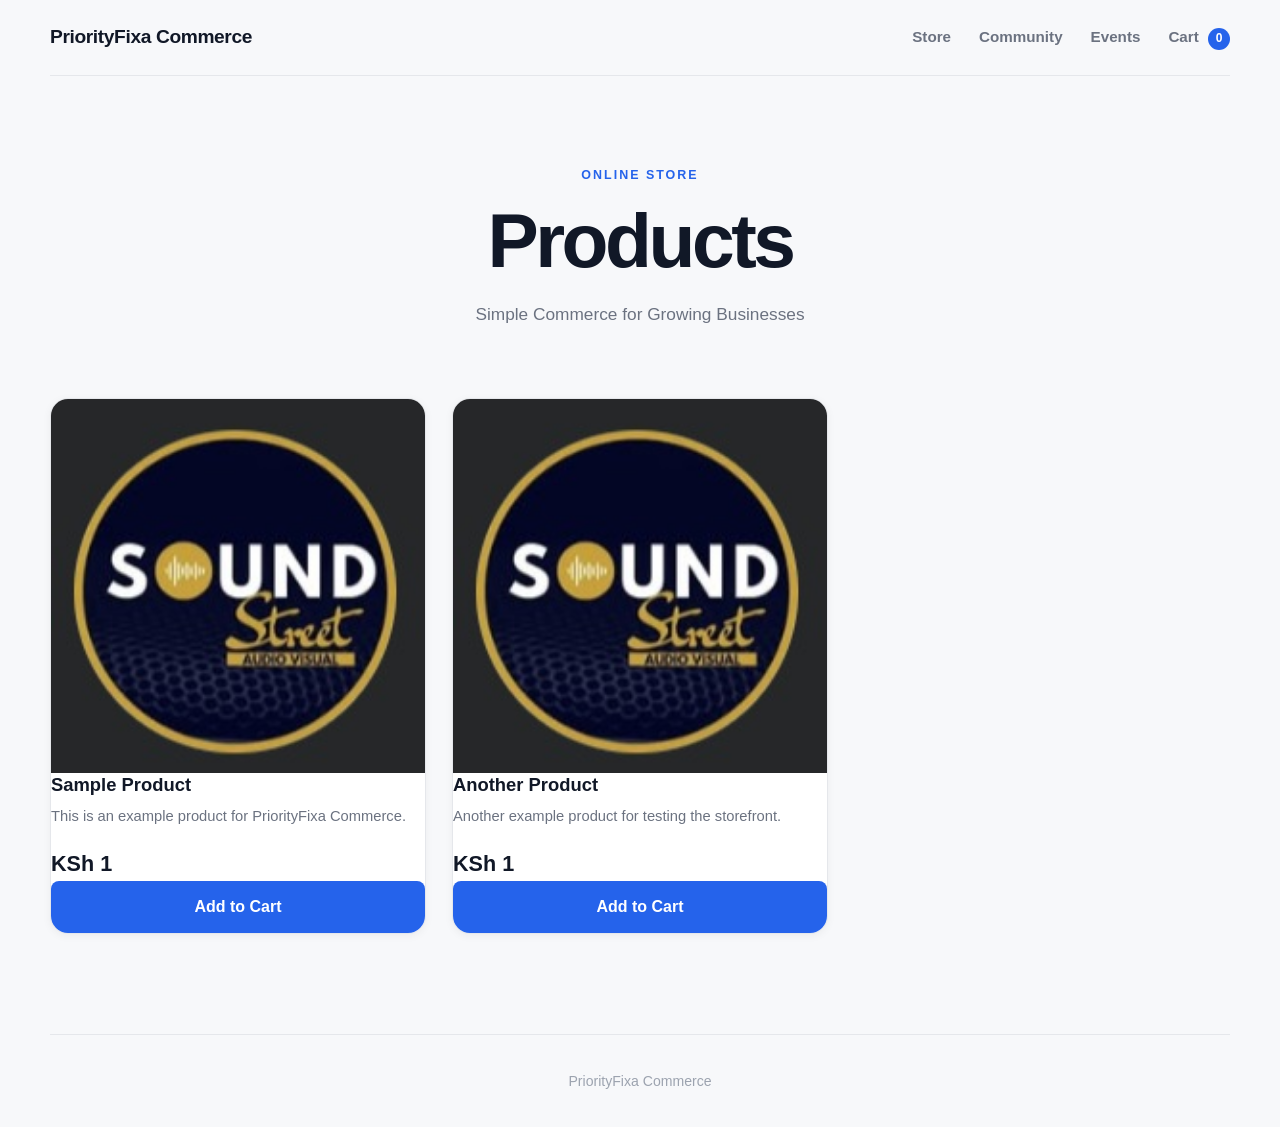
<file: frontend/index.html>
<!DOCTYPE html>
<html lang="en">

<head>

    <meta charset="UTF-8">

    <meta
        name="viewport"
        content="width=device-width, initial-scale=1.0"
    >

    <title>PriorityFixa Commerce</title>

    <link
        rel="stylesheet"
        href="css/style.css"
    >

    <!-- =========================
         CONFIGURATION
    ========================== -->

    <script src="config/business.js"></script>
    <script src="config/branding.js"></script>

    <!-- =========================
         STOREFRONT DATA
    ========================== -->

       <script src="js/products.js"></script>
    <script src="js/cart.js"></script>
    <script src="js/storefront.js"></script>

</head>


<body>

    <!-- =========================
         HEADER
    ========================== -->

    <header class="site-header">

        <a
            href="index.html"
            class="brand"
        >
            <span id="business-name">
                PriorityFixa Commerce
            </span>
        </a>


        <nav class="main-nav">

            <a href="index.html">
                Store
            </a>

            <a href="community.html">
                Community
            </a>

            <a href="events.html">
                Events
            </a>

            <a href="cart.html">
                Cart
                <span id="cart-count">0</span>
            </a>

        </nav>

    </header>


    <!-- =========================
         MAIN STOREFRONT
    ========================== -->

    <main>

        <section class="store-hero">

            <p class="eyebrow">
                ONLINE STORE
            </p>

            <h1 id="store-title">
                Products
            </h1>

            <p id="store-tagline">
                Simple Commerce for Growing Businesses
            </p>

        </section>


        <!-- =========================
             PRODUCTS
        ========================== -->

        <section class="products-section">

            <div
                id="product-grid"
                class="product-grid"
            >
                <!-- Products inserted by JavaScript -->
            </div>

        </section>

    </main>


    <!-- =========================
         FOOTER
    ========================== -->

    <footer class="site-footer">

        <p>
            <span id="footer-business-name">
                PriorityFixa Commerce
            </span>
        </p>

    </footer>

</body>

</html>
</file>
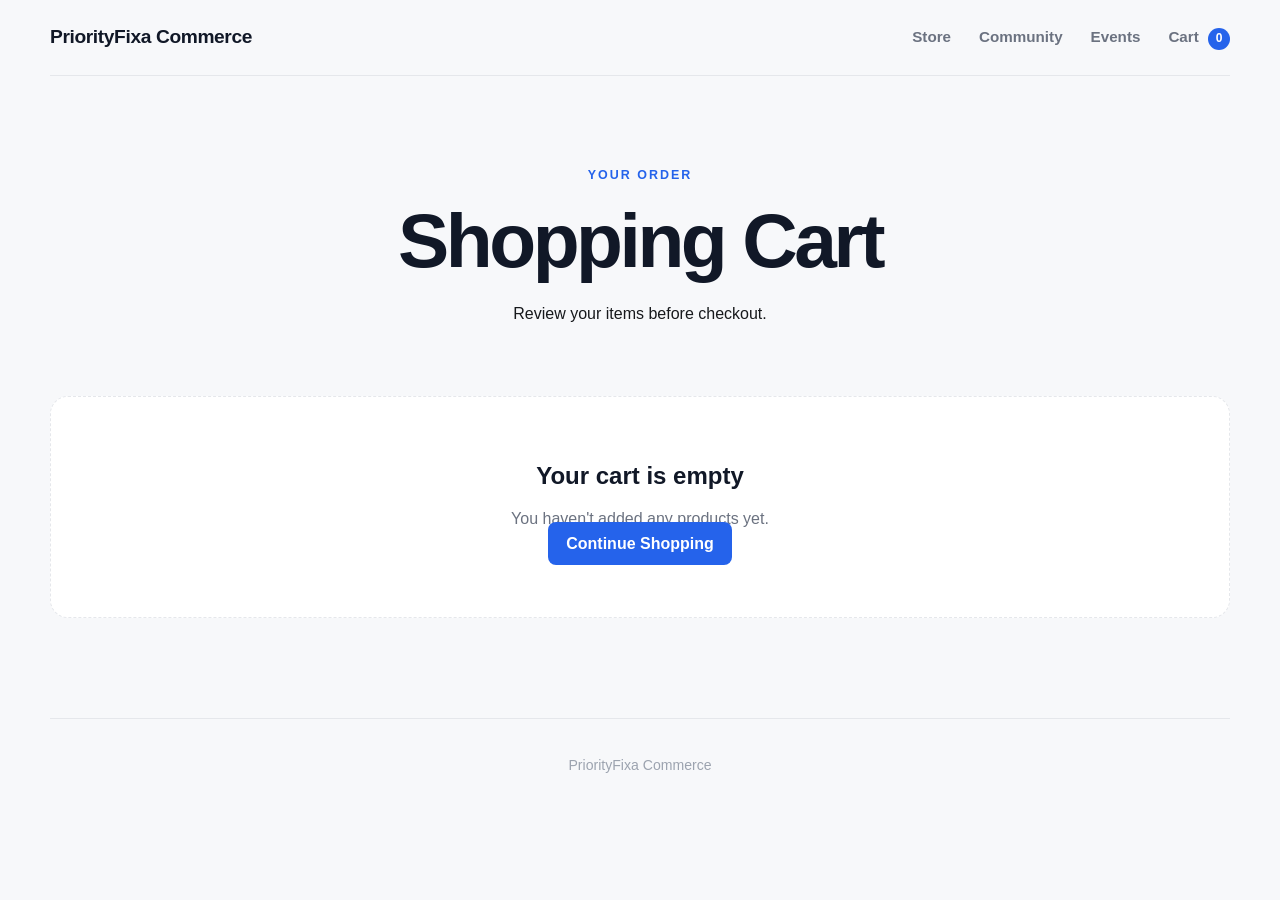
<file: frontend/cart.html>
<!DOCTYPE html>
<html lang="en">

<head>

    <meta charset="UTF-8">

    <meta
        name="viewport"
        content="width=device-width, initial-scale=1.0"
    >

    <title>Cart | PriorityFixa Commerce</title>

    <link
        rel="stylesheet"
        href="css/style.css"
    >

    <script src="config/business.js"></script>
    <script src="config/branding.js"></script>

    <script src="js/products.js"></script>
    <script src="js/cart.js"></script>
    <script src="js/cart-page.js"></script>

</head>


<body>

    <header class="site-header">

        <a
            href="index.html"
            class="brand"
        >
            <span id="business-name">
                PriorityFixa Commerce
            </span>
        </a>


        <nav class="main-nav">

            <a href="index.html">
                Store
            </a>

            <a href="community.html">
                Community
            </a>

            <a href="events.html">
                Events
            </a>

            <a href="cart.html">
                Cart
                <span id="cart-count">0</span>
            </a>

        </nav>

    </header>


    <main>

        <section class="store-hero">

            <p class="eyebrow">
                YOUR ORDER
            </p>

            <h1>
                Shopping Cart
            </h1>

            <p>
                Review your items before checkout.
            </p>

        </section>


        <section class="products-section">

            <div id="cart-container">

                <!-- Cart is inserted here by cart-page.js -->

            </div>

        </section>

    </main>


    <footer class="site-footer">

        <p>
            <span id="footer-business-name">
                PriorityFixa Commerce
            </span>
        </p>

    </footer>

</body>

</html>
</file>
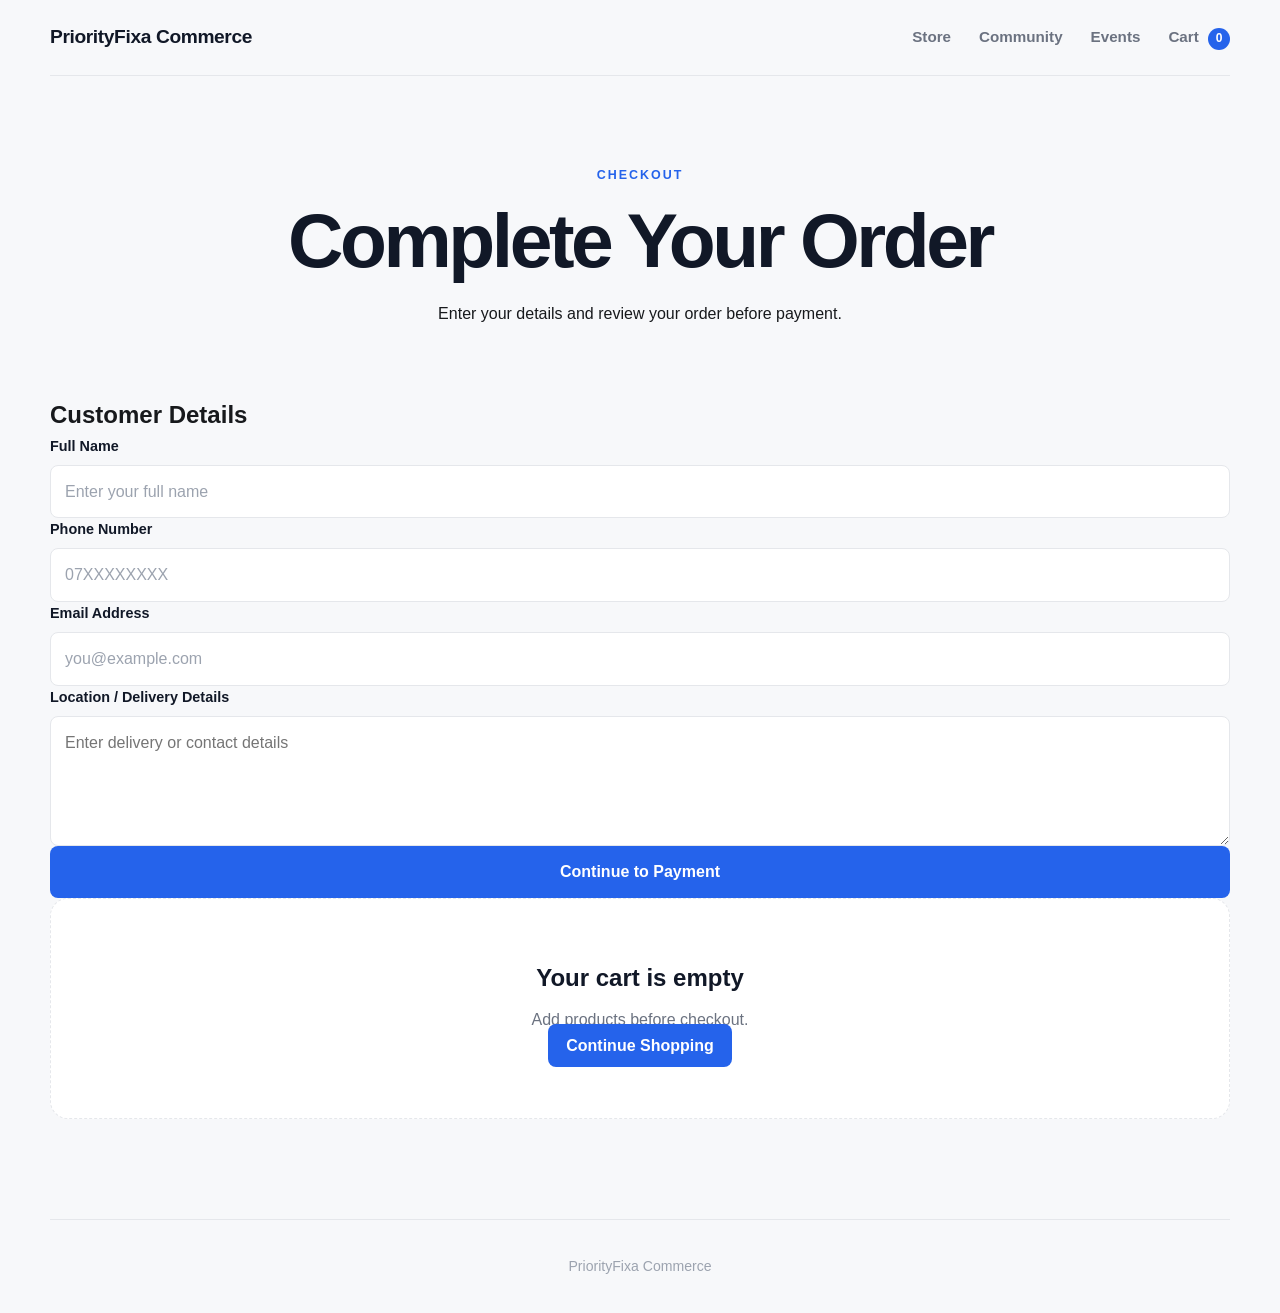
<file: frontend/checkout.html>
<!DOCTYPE html>
<html lang="en">

<head>

    <meta charset="UTF-8">

    <meta
        name="viewport"
        content="width=device-width, initial-scale=1.0"
    >

    <title>Checkout | PriorityFixa Commerce</title>

    <link
        rel="stylesheet"
        href="css/style.css"
    >

    <!-- =========================
         CONFIGURATION
    ========================== -->

    <script src="config/business.js"></script>
    <script src="config/branding.js"></script>

    <!-- =========================
         STOREFRONT DATA
    ========================== -->

    <script src="js/products.js"></script>
    <script src="js/cart.js"></script>
   <!-- <script src="js/checkout.js"></script>-->
    <script src="js/checkout.js?v=2"></script>

</head>


<body>

    <!-- =========================
         HEADER
    ========================== -->

    <header class="site-header">

        <a
            href="index.html"
            class="brand"
        >
            <span id="business-name">
                PriorityFixa Commerce
            </span>
        </a>


        <nav class="main-nav">

            <a href="index.html">
                Store
            </a>

            <a href="community.html">
                Community
            </a>

            <a href="events.html">
                Events
            </a>

            <a href="cart.html">
                Cart
                <span id="cart-count">0</span>
            </a>

        </nav>

    </header>


    <!-- =========================
         CHECKOUT
    ========================== -->

    <main>

        <section class="store-hero">

            <p class="eyebrow">
                CHECKOUT
            </p>

            <h1>
                Complete Your Order
            </h1>

            <p>
                Enter your details and review your order before payment.
            </p>

        </section>


        <section class="products-section">

            <div class="checkout-grid">


                <!-- =========================
                     CUSTOMER DETAILS
                ========================== -->

                <div class="checkout-form-container">

                    <h2>
                        Customer Details
                    </h2>


                    <form id="checkout-form">


                        <div class="form-group">

                            <label for="customer-name">
                                Full Name
                            </label>

                            <input
                                type="text"
                                id="customer-name"
                                name="customerName"
                                placeholder="Enter your full name"
                                required
                            >

                        </div>


                        <div class="form-group">

                            <label for="customer-phone">
                                Phone Number
                            </label>

                            <input
                                type="tel"
                                id="customer-phone"
                                name="customerPhone"
                                placeholder="07XXXXXXXX"
                                required
                            >

                        </div>


                        <div class="form-group">

                            <label for="customer-email">
                                Email Address
                            </label>

                            <input
                                type="email"
                                id="customer-email"
                                name="customerEmail"
                                placeholder="you@example.com"
                                required
                            >

                        </div>


                        <div class="form-group">

                            <label for="customer-location">
                                Location / Delivery Details
                            </label>

                            <textarea
                                id="customer-location"
                                name="customerLocation"
                                rows="4"
                                placeholder="Enter delivery or contact details"
                            ></textarea>

                        </div>


                        <button
                            type="submit"
                            class="add-to-cart"
                        >
                            Continue to Payment
                        </button>


                    </form>

                </div>


                <!-- =========================
                     ORDER SUMMARY
                ========================== -->

                <aside
                    class="checkout-summary"
                    id="checkout-summary"
                >

                    <!-- Order summary inserted by JavaScript -->

                </aside>


            </div>

        </section>

    </main>


    <!-- =========================
         FOOTER
    ========================== -->

    <footer class="site-footer">

        <p>

            <span id="footer-business-name">
                PriorityFixa Commerce
            </span>

        </p>

    </footer>

</body>

</html>
</file>
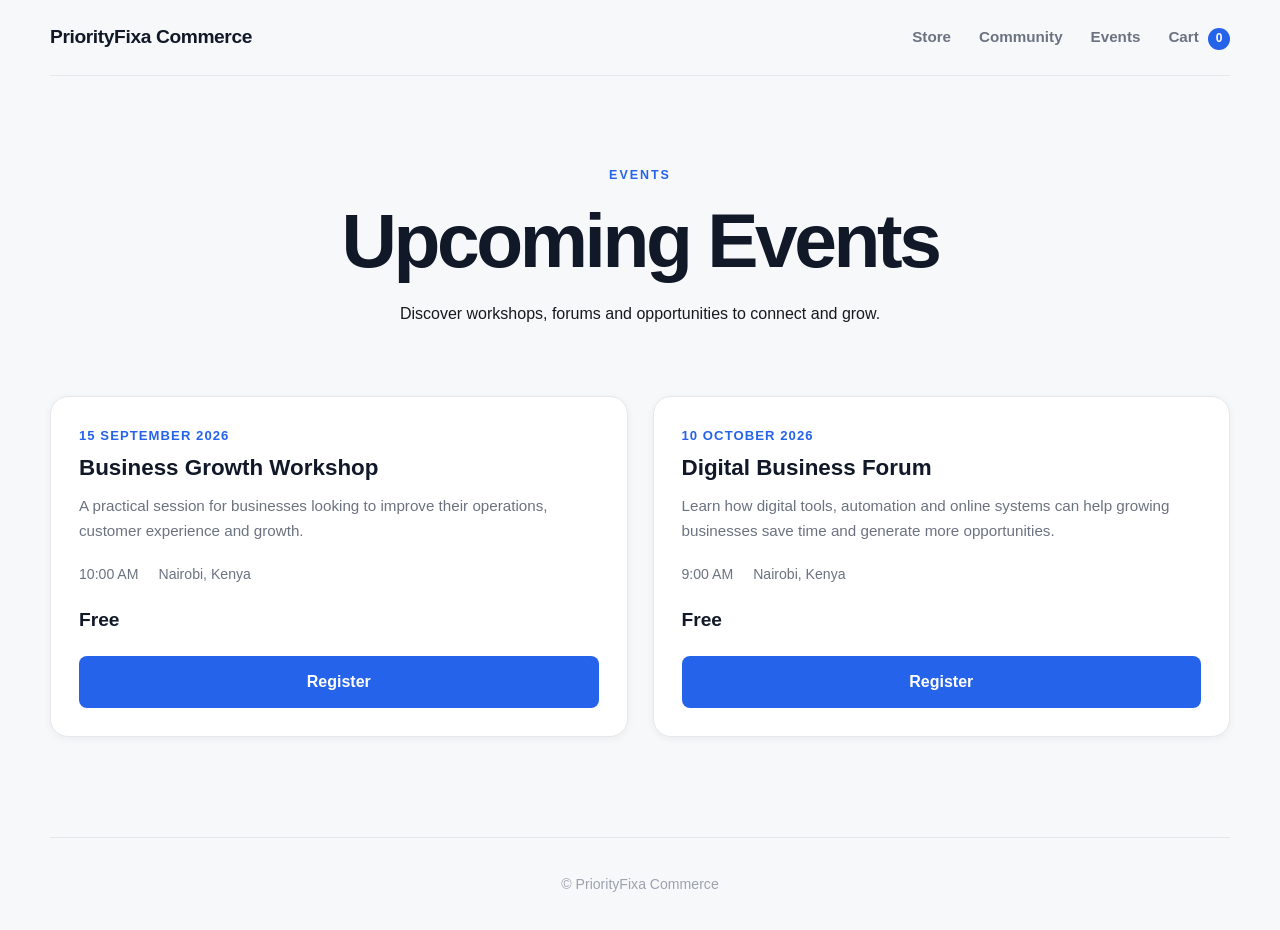
<file: frontend/events.html>
<!DOCTYPE html>
<html lang="en">

<head>

    <meta charset="UTF-8">

    <meta
        name="viewport"
        content="width=device-width, initial-scale=1.0"
    >

    <title>Events | PriorityFixa Commerce</title>

    <link
        rel="stylesheet"
        href="css/style.css"
    >

    
    <script src="config/business.js"></script>
    <script src="js/events-data.js"></script>
    <script src="js/events.js" defer></script>
</head>


<body>

<header class="site-header">

    <a href="index.html" class="brand">

        <span id="business-name">
            PriorityFixa Commerce
        </span>

    </a>


    <nav class="main-nav">

        <a href="index.html">
            Store
        </a>

        <a href="community.html">
            Community
        </a>

        <a href="events.html">
            Events
        </a>

        <a href="cart.html">
            Cart
            <span id="cart-count">0</span>
        </a>

    </nav>

</header>


<main>

    <section class="store-hero">

        <p class="eyebrow">
            EVENTS
        </p>

        <h1>
            Upcoming Events
        </h1>

        <p>
            Discover workshops, forums and opportunities
            to connect and grow.
        </p>

    </section>


    <section class="events-section">

        <div
            id="event-grid"
            class="event-grid"
        >
            <p class="loading">
                Loading events...
            </p>
        </div>

    </section>

</main>


<footer class="site-footer">

    <p>
        © PriorityFixa Commerce
    </p>

</footer>

</body>

</html>
</file>
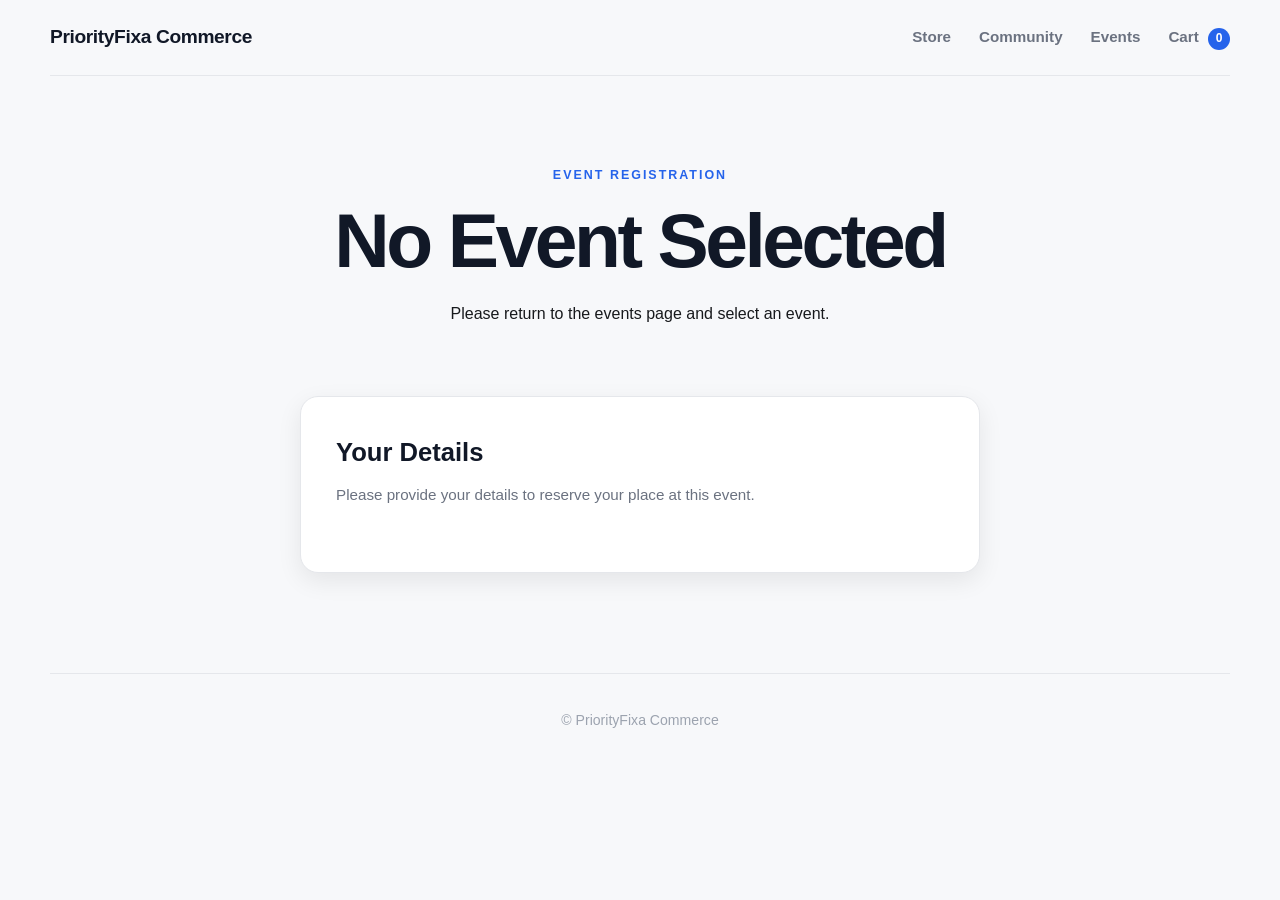
<file: frontend/register.html>
<!DOCTYPE html>
<html lang="en">

<head>
    <meta charset="UTF-8">

    <meta
        name="viewport"
        content="width=device-width, initial-scale=1.0"
    >

    <title>Event Registration | PriorityFixa Commerce</title>

    <link
        rel="stylesheet"
        href="css/style.css"
    >
        <script src="config/business.js"></script>
<script src="js/events-data.js"></script>
<script src="js/registration.js" defer></script>
    
    
</head>

<body>

<header class="site-header">

    <a href="index.html" class="brand">
        <span id="business-name">
            PriorityFixa Commerce
        </span>
    </a>

    <nav class="main-nav">

        <a href="index.html">
            Store
        </a>

        <a href="community.html">
            Community
        </a>

        <a href="events.html">
            Events
        </a>

        <a href="cart.html">
            Cart
            <span id="cart-count">0</span>
        </a>

    </nav>

</header>


<main>

    <section class="store-hero">

        <p class="eyebrow">
            EVENT REGISTRATION
        </p>

        <h1 id="registration-event-title">
            Event Registration
        </h1>

        <p id="registration-event-info">
            Complete the form below to register.
        </p>

    </section>


    <section class="registration-section">

        <div class="registration-card">

            <h2>
                Your Details
            </h2>

            <p>
                Please provide your details to reserve
                your place at this event.
            </p>


            <form id="event-registration-form">

                <input
                    type="hidden"
                    id="event-id"
                    name="eventId"
                >


                <div class="form-group">

                    <label for="name">
                        Full Name
                    </label>

                    <input
                        type="text"
                        id="name"
                        name="name"
                        placeholder="Your full name"
                        required
                    >

                </div>


                <div class="form-group">

                    <label for="email">
                        Email Address
                    </label>

                    <input
                        type="email"
                        id="email"
                        name="email"
                        placeholder="you@example.com"
                        required
                    >

                </div>


                <div class="form-group">

                    <label for="phone">
                        Phone Number
                    </label>

                    <input
                        type="tel"
                        id="phone"
                        name="phone"
                        placeholder="07XX XXX XXX"
                        required
                    >

                </div>


                <div class="form-group">

                    <label for="organisation">
                        Organisation
                    </label>

                    <input
                        type="text"
                        id="organisation"
                        name="organisation"
                        placeholder="Organisation (optional)"
                    >

                </div>


                <div class="form-group">

                    <label for="attendees">
                        Number of Attendees
                    </label>

                    <select
                        id="attendees"
                        name="attendees"
                    >

                        <option value="1">
                            1
                        </option>

                        <option value="2">
                            2
                        </option>

                        <option value="3">
                            3
                        </option>

                        <option value="4">
                            4
                        </option>

                        <option value="5">
                            5
                        </option>

                    </select>

                </div>


                <button
                    type="submit"
                    class="add-to-cart"
                >
                    Complete Registration
                </button>


                <div
                    id="registration-message"
                    aria-live="polite"
                ></div>

            </form>

        </div>

    </section>

</main>


<footer class="site-footer">

    <p>
        © <span id="footer-business-name">
            PriorityFixa Commerce
        </span>
    </p>

</footer>

</body>

</html>
</file>
<file: frontend/css/style.css>
/* =========================================================
   PRIORITYFixa INCOME — STOREFRONT
   Main stylesheet
   ========================================================= */

/* =========================================================
   1. RESET
   ========================================================= */

* {
    margin: 0;
    padding: 0;
    box-sizing: border-box;
}

html {
    scroll-behavior: smooth;
}

body {
    font-family:
        Inter,
        -apple-system,
        BlinkMacSystemFont,
        "Segoe UI",
        Roboto,
        Helvetica,
        Arial,
        sans-serif;

    background: #f7f8fa;
    color: #17191c;
    line-height: 1.6;
    min-height: 100vh;
}

img {
    max-width: 100%;
    display: block;
}

a {
    color: inherit;
    text-decoration: none;
}

button,
input,
select,
textarea {
    font: inherit;
}


/* =========================================================
   2. VARIABLES
   ========================================================= */

:root {
    --primary: #111827;
    --primary-light: #1f2937;

    --accent: #2563eb;
    --accent-hover: #1d4ed8;

    --success: #16a34a;
    --danger: #dc2626;

    --text: #17191c;
    --text-soft: #6b7280;
    --text-muted: #9ca3af;

    --background: #f7f8fa;
    --surface: #ffffff;
    --surface-soft: #f1f3f5;

    --border: #e5e7eb;

    --radius-sm: 8px;
    --radius-md: 12px;
    --radius-lg: 18px;

    --shadow-sm:
        0 2px 8px rgba(0, 0, 0, 0.05);

    --shadow-md:
        0 8px 25px rgba(0, 0, 0, 0.08);

    --shadow-lg:
        0 18px 45px rgba(0, 0, 0, 0.12);

    --container: 1180px;
}


/* =========================================================
   3. GLOBAL CONTAINER
   ========================================================= */

main {
    width: 100%;
}

.site-header,
.store-hero,
.products-section,
.site-footer {
    width: min(100% - 40px, var(--container));
    margin-left: auto;
    margin-right: auto;
}


/* =========================================================
   4. HEADER
   ========================================================= */

.site-header {
    min-height: 76px;

    display: flex;
    align-items: center;
    justify-content: space-between;

    padding: 18px 0;

    border-bottom: 1px solid var(--border);
}

.brand {
    font-size: 1.2rem;
    font-weight: 800;
    letter-spacing: -0.02em;

    color: var(--primary);

    transition:
        opacity 0.2s ease,
        transform 0.2s ease;
}

.brand:hover {
    opacity: 0.8;
    transform: translateY(-1px);
}

.main-nav {
    display: flex;
    align-items: center;
    gap: 28px;
}

.main-nav a {
    color: var(--text-soft);

    font-size: 0.95rem;
    font-weight: 600;

    transition:
        color 0.2s ease,
        transform 0.2s ease;
}

.main-nav a:hover {
    color: var(--primary);
    transform: translateY(-1px);
}

#cart-count {
    display: inline-flex;

    min-width: 22px;
    height: 22px;

    margin-left: 5px;

    padding: 0 6px;

    align-items: center;
    justify-content: center;

    border-radius: 999px;

    background: var(--accent);
    color: #ffffff;

    font-size: 0.75rem;
    font-weight: 700;
}


/* =========================================================
   5. STORE HERO
   ========================================================= */

.store-hero {
    padding-top: 90px;
    padding-bottom: 70px;

    text-align: center;
}

.eyebrow {
    margin-bottom: 14px;

    color: var(--accent);

    font-size: 0.78rem;
    font-weight: 800;

    letter-spacing: 0.16em;
    text-transform: uppercase;
}

.store-hero h1 {
    color: var(--primary);

    font-size: clamp(2.4rem, 6vw, 4.8rem);

    font-weight: 800;
    line-height: 1.05;

    letter-spacing: -0.045em;

    margin-bottom: 20px;
}

#store-tagline {
    max-width: 620px;

    margin-left: auto;
    margin-right: auto;

    color: var(--text-soft);

    font-size: 1.08rem;
}


/* =========================================================
   6. PRODUCTS SECTION
   ========================================================= */

.products-section {
    padding-bottom: 100px;
}

.product-grid {
    display: grid;

    grid-template-columns:
        repeat(3, minmax(0, 1fr));

    gap: 26px;
}


/* =========================================================
   7. PRODUCT CARD
   ========================================================= */

.product-card {
    position: relative;

    display: flex;
    flex-direction: column;

    overflow: hidden;

    background: var(--surface);

    border: 1px solid var(--border);
    border-radius: var(--radius-lg);

    box-shadow: var(--shadow-sm);

    transition:
        transform 0.25s ease,
        box-shadow 0.25s ease,
        border-color 0.25s ease;
}

.product-card:hover {
    transform: translateY(-5px);

    border-color: #d1d5db;

    box-shadow: var(--shadow-md);
}


/* =========================================================
   8. PRODUCT IMAGE
   ========================================================= */

.product-image {
    width: 100%;
    aspect-ratio: 1 / 1;

    overflow: hidden;

    background: var(--surface-soft);
}

.product-image img {
    width: 100%;
    height: 100%;

    object-fit: cover;

    transition:
        transform 0.35s ease;
}

.product-card:hover .product-image img {
    transform: scale(1.04);
}


/* =========================================================
   9. PRODUCT INFORMATION
   ========================================================= */

.product-info {
    display: flex;
    flex-direction: column;

    flex: 1;

    padding: 22px;
}

.product-name {
    margin-bottom: 8px;

    color: var(--primary);

    font-size: 1.15rem;
    font-weight: 750;

    line-height: 1.3;
}

.product-description {
    margin-bottom: 18px;

    color: var(--text-soft);

    font-size: 0.92rem;

    line-height: 1.6;
}

.product-price {
    margin-top: auto;
    margin-bottom: 18px;

    color: var(--primary);

    font-size: 1.35rem;
    font-weight: 800;
}


/* =========================================================
   10. PRODUCT BUTTON
   ========================================================= */

.product-card button,
.add-to-cart,
button[type="submit"] {
    width: 100%;

    border: 0;
    border-radius: var(--radius-sm);

    padding: 13px 18px;

    background: var(--accent);
    color: #ffffff;

    cursor: pointer;

    font-weight: 700;

    transition:
        background 0.2s ease,
        transform 0.2s ease,
        box-shadow 0.2s ease;
}

.product-card button:hover,
.add-to-cart:hover,
button[type="submit"]:hover {
    background: var(--accent-hover);

    transform: translateY(-1px);

    box-shadow:
        0 6px 15px rgba(37, 99, 235, 0.22);
}

.product-card button:active,
.add-to-cart:active,
button[type="submit"]:active {
    transform: translateY(0);
}


/* =========================================================
   11. CART
   ========================================================= */

.cart-container {
    width: min(100% - 40px, 900px);

    margin: 0 auto;

    padding-top: 60px;
    padding-bottom: 80px;
}

.cart-title {
    margin-bottom: 30px;

    color: var(--primary);

    font-size: clamp(2rem, 5vw, 3.2rem);
    font-weight: 800;

    letter-spacing: -0.04em;
}

.cart-item {
    display: flex;

    align-items: center;
    justify-content: space-between;

    gap: 20px;

    padding: 20px;

    margin-bottom: 12px;

    background: var(--surface);

    border: 1px solid var(--border);
    border-radius: var(--radius-md);

    box-shadow: var(--shadow-sm);
}

.cart-item-info {
    flex: 1;
}

.cart-item-name {
    color: var(--primary);
    font-weight: 700;
}

.cart-item-price {
    color: var(--text-soft);
    font-size: 0.9rem;
}

.cart-total {
    display: flex;

    justify-content: space-between;

    margin-top: 25px;
    padding-top: 25px;

    border-top: 1px solid var(--border);

    font-size: 1.25rem;
    font-weight: 800;
}


/* =========================================================
   12. QUANTITY CONTROLS
   ========================================================= */

.quantity-control {
    display: inline-flex;
    align-items: center;

    border: 1px solid var(--border);
    border-radius: var(--radius-sm);

    overflow: hidden;
}

.quantity-control button {
    width: 38px;
    height: 38px;

    padding: 0;

    border: 0;

    background: var(--surface-soft);
    color: var(--primary);

    cursor: pointer;

    font-weight: 700;
}

.quantity-control button:hover {
    background: #e5e7eb;
}

.quantity-control span {
    min-width: 40px;

    text-align: center;

    font-weight: 700;
}


/* =========================================================
   13. REMOVE BUTTON
   ========================================================= */

.remove-item {
    border: 0;

    background: transparent;
    color: var(--danger);

    cursor: pointer;

    font-size: 0.9rem;
    font-weight: 600;
}

.remove-item:hover {
    text-decoration: underline;
}


/* =========================================================
   14. EMPTY CART
   ========================================================= */

.empty-cart {
    padding: 60px 20px;

    text-align: center;

    background: var(--surface);

    border: 1px dashed var(--border);
    border-radius: var(--radius-lg);

    color: var(--text-soft);
}

.empty-cart h2 {
    margin-bottom: 10px;

    color: var(--primary);
}


/* =========================================================
   15. CHECKOUT
   ========================================================= */

.checkout-section {
    margin-top: 30px;

    padding: 30px;

    background: var(--surface);

    border: 1px solid var(--border);
    border-radius: var(--radius-lg);

    box-shadow: var(--shadow-sm);
}

.checkout-section h2 {
    margin-bottom: 20px;

    color: var(--primary);

    font-size: 1.4rem;
}

.checkout-form {
    display: grid;
    gap: 16px;
}

.checkout-form label {
    display: block;

    margin-bottom: 6px;

    color: var(--primary);

    font-size: 0.9rem;
    font-weight: 650;
}

.checkout-form input,
.checkout-form textarea,
.checkout-form select {
    width: 100%;

    padding: 12px 14px;

    border: 1px solid var(--border);
    border-radius: var(--radius-sm);

    background: #ffffff;

    color: var(--text);

    outline: none;

    transition:
        border-color 0.2s ease,
        box-shadow 0.2s ease;
}

.checkout-form input:focus,
.checkout-form textarea:focus,
.checkout-form select:focus {
    border-color: var(--accent);

    box-shadow:
        0 0 0 3px rgba(37, 99, 235, 0.1);
}


/* =========================================================
   16. SUCCESS / ERROR MESSAGES
   ========================================================= */

.success-message {
    padding: 14px 16px;

    border-radius: var(--radius-sm);

    background: #ecfdf3;
    color: #166534;

    border: 1px solid #bbf7d0;
}

.error-message {
    padding: 14px 16px;

    border-radius: var(--radius-sm);

    background: #fef2f2;
    color: #991b1b;

    border: 1px solid #fecaca;
}


/* =========================================================
   17. FOOTER
   ========================================================= */

.site-footer {
    padding-top: 35px;
    padding-bottom: 35px;

    border-top: 1px solid var(--border);

    color: var(--text-muted);

    text-align: center;

    font-size: 0.88rem;
}


/* =========================================================
   18. LOADING STATE
   ========================================================= */

.loading {
    width: 100%;

    padding: 50px 20px;

    text-align: center;

    color: var(--text-soft);
}


/* =========================================================
   19. RESPONSIVE — TABLET
   ========================================================= */

@media (max-width: 900px) {

    .product-grid {
        grid-template-columns:
            repeat(2, minmax(0, 1fr));

        gap: 20px;
    }

    .store-hero {
        padding-top: 70px;
        padding-bottom: 55px;
    }

}


/* =========================================================
   20. RESPONSIVE — MOBILE
   ========================================================= */

@media (max-width: 600px) {

    .site-header,
    .store-hero,
    .products-section,
    .site-footer {
        width: min(100% - 28px, var(--container));
    }

    .site-header {
        min-height: 68px;

        padding: 14px 0;
    }

    .brand {
        font-size: 1rem;
    }

    .main-nav {
        gap: 15px;
    }

    .main-nav a {
        font-size: 0.85rem;
    }

    .store-hero {
        padding-top: 55px;
        padding-bottom: 45px;
    }

    .store-hero h1 {
        font-size: 2.5rem;
    }

    #store-tagline {
        font-size: 0.95rem;
    }

    .product-grid {
        grid-template-columns: 1fr;

        gap: 18px;
    }

    .products-section {
        padding-bottom: 65px;
    }

    .product-info {
        padding: 18px;
    }

    .cart-container {
        width: min(100% - 28px, 900px);

        padding-top: 40px;
        padding-bottom: 60px;
    }

    .cart-item {
        align-items: flex-start;

        flex-direction: column;
    }

    .checkout-section {
        padding: 20px;
    }

}


/* =========================================================
   21. ACCESSIBILITY
   ========================================================= */

:focus-visible {
    outline: 3px solid rgba(37, 99, 235, 0.35);
    outline-offset: 3px;
}


/* =========================================================
   22. REDUCED MOTION
   ========================================================= */

@media (prefers-reduced-motion: reduce) {

    *,
    *::before,
    *::after {
        scroll-behavior: auto !important;

        transition-duration: 0.01ms !important;
        animation-duration: 0.01ms !important;
        animation-iteration-count: 1 !important;
    }

}
/* =========================================================
   COMMUNITY REGISTRATION
   ========================================================= */

.registration-section {
    width: min(100% - 40px, 680px);
    margin: 0 auto;

    padding-bottom: 100px;
}

.registration-card {
    padding: 35px;

    background: #ffffff;

    border: 1px solid var(--border);
    border-radius: var(--radius-lg);

    box-shadow: var(--shadow-md);
}

.registration-card h2 {
    margin-bottom: 10px;

    color: var(--primary);

    font-size: 1.6rem;
    font-weight: 800;
}

.registration-card > p {
    margin-bottom: 30px;

    color: var(--text-soft);

    font-size: 0.95rem;
}

#community-form {
    display: grid;
    gap: 20px;
}

.form-group {
    display: flex;
    flex-direction: column;
}

.form-group label {
    margin-bottom: 7px;

    color: var(--primary);

    font-size: 0.9rem;
    font-weight: 700;
}

.form-group input,
.form-group select,
.form-group textarea {
    width: 100%;

    padding: 13px 14px;

    border: 1px solid var(--border);
    border-radius: var(--radius-sm);

    background: #ffffff;
    color: var(--text);

    outline: none;

    transition:
        border-color 0.2s ease,
        box-shadow 0.2s ease;
}

.form-group input::placeholder {
    color: var(--text-muted);
}

.form-group input:focus,
.form-group select:focus,
.form-group textarea:focus {
    border-color: var(--accent);

    box-shadow:
        0 0 0 3px rgba(37, 99, 235, 0.1);
}

#community-form button {
    margin-top: 5px;
}

#form-message {
    min-height: 20px;
}


/* =========================================================
   COMMUNITY — MOBILE
   ========================================================= */

@media (max-width: 600px) {

    .registration-section {
        width: min(100% - 28px, 680px);

        padding-bottom: 65px;
    }

    .registration-card {
        padding: 22px;
    }

}
/* =========================================================
   EVENTS
   ========================================================= */

.events-section {
    width: min(100% - 40px, var(--container));

    margin: 0 auto;

    padding-bottom: 100px;
}

.event-grid {
    display: grid;

    grid-template-columns:
        repeat(2, minmax(0, 1fr));

    gap: 25px;
}

.event-card {
    background: var(--surface);

    border: 1px solid var(--border);

    border-radius: var(--radius-lg);

    box-shadow: var(--shadow-sm);

    overflow: hidden;

    transition:
        transform 0.25s ease,
        box-shadow 0.25s ease;
}

.event-card:hover {
    transform: translateY(-5px);

    box-shadow: var(--shadow-md);
}

.event-content {
    padding: 28px;
}

.event-date {
    margin-bottom: 8px;

    color: var(--accent);

    font-size: 0.82rem;

    font-weight: 800;

    text-transform: uppercase;

    letter-spacing: 0.08em;
}

.event-card h2 {
    margin-bottom: 12px;

    color: var(--primary);

    font-size: 1.4rem;

    line-height: 1.25;
}

.event-card p:not(.event-date) {
    margin-bottom: 20px;

    color: var(--text-soft);

    font-size: 0.95rem;
}

.event-details {
    display: flex;

    flex-wrap: wrap;

    gap: 10px 20px;

    margin-bottom: 20px;

    color: var(--text-soft);

    font-size: 0.88rem;
}

.event-price {
    display: block;

    margin-bottom: 20px;

    color: var(--primary);

    font-size: 1.2rem;
}

.event-button {
    display: block;

    text-align: center;
}


/* EVENTS — MOBILE */

@media (max-width: 700px) {

    .events-section {
        width: min(100% - 28px, var(--container));

        padding-bottom: 65px;
    }

    .event-grid {
        grid-template-columns: 1fr;
    }

    .event-content {
        padding: 22px;
    }

}
```
</file>
